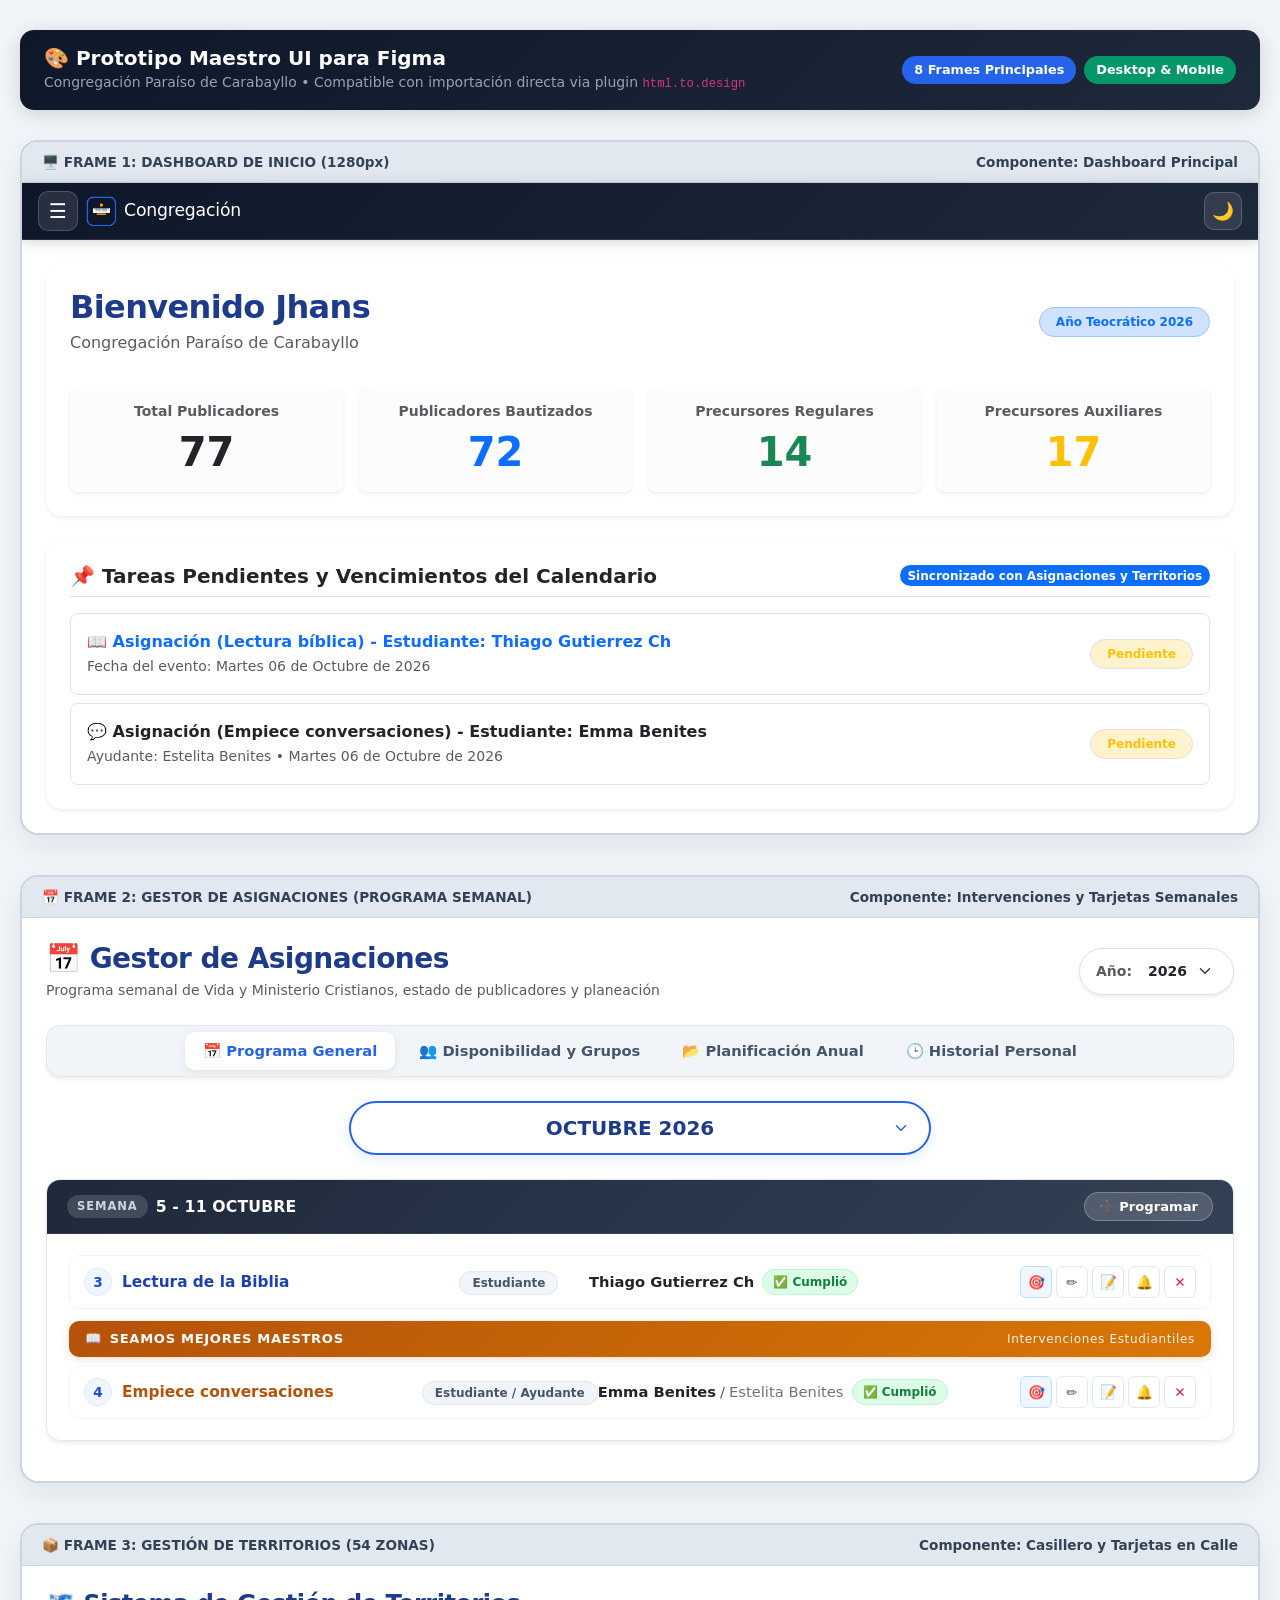
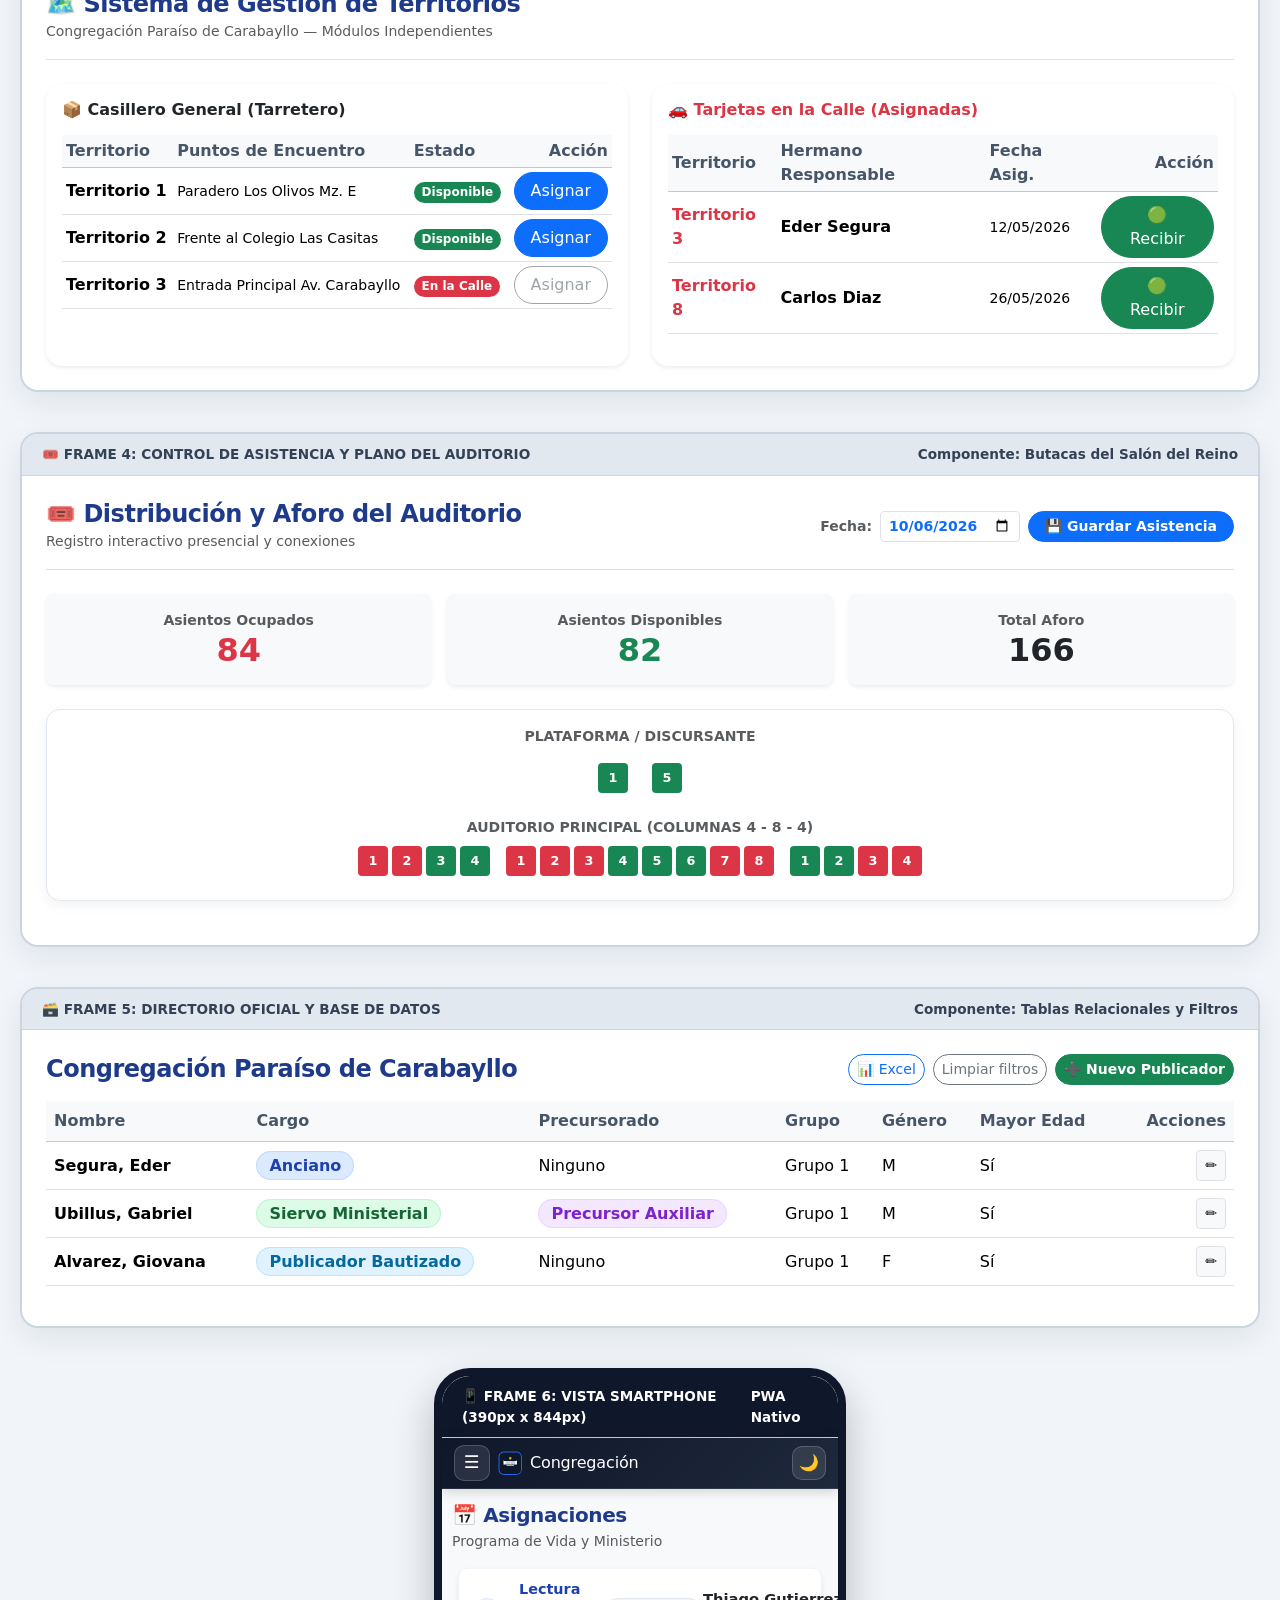
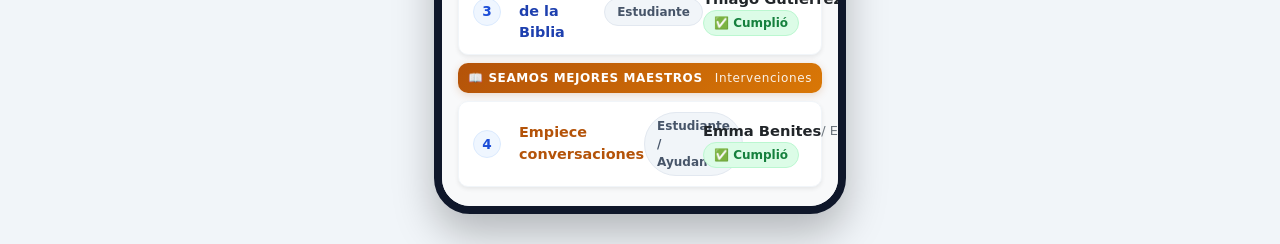
<file: prototipo_figma.html>
<!DOCTYPE html>
<html lang="es">
<head>
    <meta charset="UTF-8">
    <meta name="viewport" content="width=device-width, initial-scale=1.0">
    <title>Prototipo Figma - Gestor Congregación</title>
    <!-- Bootstrap CSS CDN -->
    <link href="https://cdn.jsdelivr.net/npm/bootstrap@5.3.0/dist/css/bootstrap.min.css" rel="stylesheet">
    <style>
        /* CSS BASE DE LA APLICACIÓN */
        /* ==========================================================================
   1. ESTILOS BASE, VARIABLES Y SISTEMA DE DISEÑO
   ========================================================================== */
:root {
    --primary: #2563eb;
    --primary-dark: #1d4ed8;
    --primary-light: #eff6ff;
    --navy-900: #0f172a;
    --navy-800: #1e293b;
    --navy-700: #334155;
    --slate-600: #475569;
    --slate-400: #94a3b8;
    --slate-200: #e2e8f0;
    --slate-100: #f1f5f9;
    --slate-50: #f8fafc;
    --amber-600: #d97706;
    --amber-700: #b45309;
    --emerald-600: #059669;
    --rose-600: #e11d48;
    --radius-sm: 6px;
    --radius-md: 10px;
    --radius-lg: 14px;
    --radius-xl: 18px;
    --radius-full: 9999px;
    --shadow-subtle: 0 1px 3px rgba(0, 0, 0, 0.05);
    --shadow-card: 0 4px 14px rgba(15, 23, 42, 0.06);
    --shadow-hover: 0 8px 24px rgba(15, 23, 42, 0.1);
}

body { 
    background-color: var(--slate-50);
    color: var(--navy-900);
    font-family: 'Segoe UI', system-ui, -apple-system, sans-serif;
    overflow-x: hidden;
    -webkit-font-smoothing: antialiased;
}

.header-title-primary {
    color: #1e3a8a;
    letter-spacing: -0.02em;
}

/* ==========================================================================
   2. BARRA SUPERIOR DE NAVEGACIÓN (APP TOPBAR) Y SIDEBAR
   ========================================================================== */
.app-topbar {
    position: sticky;
    top: 0;
    left: 0;
    right: 0;
    z-index: 1030;
    background: linear-gradient(135deg, var(--navy-900) 0%, var(--navy-800) 100%);
    border-bottom: 1px solid rgba(255, 255, 255, 0.1);
    box-shadow: 0 2px 12px rgba(0, 0, 0, 0.18);
    padding-top: env(safe-area-inset-top, 0px);
}

.topbar-inner {
    max-width: 1400px;
    margin: 0 auto;
    padding: 8px 16px;
    display: flex;
    justify-content: space-between;
    align-items: center;
    height: 56px;
}

.btn-topbar-menu {
    background: rgba(255, 255, 255, 0.1);
    color: #ffffff;
    border: 1px solid rgba(255, 255, 255, 0.18);
    width: 40px;
    height: 40px;
    border-radius: var(--radius-md);
    display: inline-flex;
    align-items: center;
    justify-content: center;
    font-size: 1.25rem;
    line-height: 1;
    cursor: pointer;
    transition: background-color 0.18s ease, transform 0.18s ease;
    user-select: none;
    -webkit-tap-highlight-color: transparent;
}

.btn-topbar-menu:hover,
.btn-topbar-menu:active {
    background: rgba(255, 255, 255, 0.22);
    transform: scale(0.96);
}

.topbar-brand {
    cursor: pointer;
    user-select: none;
    display: flex;
    align-items: center;
    gap: 8px;
    -webkit-tap-highlight-color: transparent;
}

.topbar-title {
    color: #ffffff;
    font-size: 1.08rem;
    letter-spacing: -0.01em;
}

.btn-topbar-action {
    background: rgba(255, 255, 255, 0.1);
    color: #ffffff;
    border: 1px solid rgba(255, 255, 255, 0.18);
    width: 38px;
    height: 38px;
    border-radius: var(--radius-md);
    display: inline-flex;
    align-items: center;
    justify-content: center;
    font-size: 1.1rem;
    cursor: pointer;
    transition: all 0.18s ease;
    user-select: none;
    -webkit-tap-highlight-color: transparent;
}

.btn-topbar-action:hover,
.btn-topbar-action:active {
    background: rgba(255, 255, 255, 0.22);
    transform: scale(0.96);
}

/* Sidebar Drawer - Elevado por encima de todo */
.sidebar-izquierda { 
    position: fixed; 
    top: 0; 
    left: 0; 
    width: 290px; 
    max-width: 85vw;
    height: 100vh; 
    height: 100dvh;
    background-color: var(--navy-900); 
    color: white; 
    transform: translateX(-100%);
    transition: transform 0.24s cubic-bezier(0.25, 1, 0.5, 1);
    will-change: transform;
    z-index: 1070; 
    box-shadow: 8px 0 30px rgba(0, 0, 0, 0.45);
    overflow-y: auto;
    -webkit-overflow-scrolling: touch;
}

.sidebar-izquierda.active { 
    transform: translateX(0);
}

.sidebar-backdrop {
    position: fixed;
    top: 0;
    left: 0;
    width: 100vw;
    height: 100vh;
    background: rgba(15, 23, 42, 0.5);
    z-index: 1060;
    backdrop-filter: blur(3px);
    opacity: 0;
    visibility: hidden;
    transition: opacity 0.22s ease, visibility 0.22s ease;
    pointer-events: none;
}

.sidebar-backdrop.active {
    opacity: 1;
    visibility: visible;
    pointer-events: auto;
}

.contenido-principal { 
    padding: 20px 16px; 
    max-width: 100vw;
    overflow-x: hidden;
}

@media (max-width: 768px) {
    .contenido-principal {
        padding: 12px 6px;
    }
}

/* Banner flotante de instalación PWA */
.banner-pwa-instalacion {
    position: fixed;
    bottom: 24px;
    left: 50%;
    transform: translateX(-50%);
    z-index: 1060;
    background: linear-gradient(135deg, var(--navy-900) 0%, var(--navy-800) 100%);
    border: 1px solid rgba(255, 255, 255, 0.15);
    border-radius: var(--radius-lg);
    padding: 12px 20px;
    box-shadow: 0 12px 36px rgba(0, 0, 0, 0.35);
    display: flex;
    align-items: center;
    justify-content: space-between;
    gap: 20px;
    min-width: 320px;
    max-width: 92vw;
    animation: slideUpFade 0.3s ease;
}

@keyframes slideUpFade {
    from {
        opacity: 0;
        transform: translate(-50%, 20px);
    }
    to {
        opacity: 1;
        transform: translate(-50%, 0);
    }
}

.sidebar-link { 
    display: flex;
    align-items: center;
    gap: 12px;
    padding: 14px 20px; 
    color: #cbd5e1; 
    cursor: pointer; 
    text-decoration: none; 
    font-weight: 500;
    font-size: 0.95rem;
    transition: all 0.18s ease;
    border-left: 3px solid transparent;
}

.sidebar-link:hover { 
    background-color: var(--navy-800);
    color: #ffffff;
    border-left-color: var(--primary);
}

/* ==========================================================================
   3. TABLAS Y ENCABEZADOS DE COLUMNAS
   ========================================================================== */
.table th {
    vertical-align: middle;
    font-weight: 600;
    color: var(--slate-600);
}

.column-header {
    display: flex;
    align-items: center;
    gap: 6px;
    white-space: nowrap;
}

.column-menu {
    display: none;
    margin-top: 6px;
    min-width: 140px;
}

.column-menu.show {
    display: block;
}

.column-toggle {
    border: none;
    background: transparent;
    color: var(--slate-400);
    padding: 0;
    font-size: 0.95rem;
}

.column-toggle:hover {
    color: var(--primary);
}

/* ==========================================================================
   4. ETIQUETAS DE ESTADOS Y PRIVILEGIOS / BADGES
   ========================================================================== */
.badge-anciano {
    background-color: #dbeafe;
    color: #1e40af;
    border: 1px solid #bfdbfe;
    border-radius: var(--radius-full);
    padding: 4px 12px;
    font-weight: 600;
}

.badge-siervo {
    background-color: #dcfce7;
    color: #166534;
    border: 1px solid #bbf7d0;
    border-radius: var(--radius-full);
    padding: 4px 12px;
    font-weight: 600;
}

.badge-publicador-bautizado {
    background-color: #e0f2fe;
    color: #0369a1;
    border: 1px solid #bae6fd;
    border-radius: var(--radius-full);
    padding: 4px 12px;
    font-weight: 600;
}

.badge-publicador-no-bautizado {
    background-color: #fef3c7;
    color: #b45309;
    border: 1px solid #fde68a;
    border-radius: var(--radius-full);
    padding: 4px 12px;
    font-weight: 600;
}

.badge-precursor-auxiliar {
    background-color: #f3e8ff;
    color: #7e22ce;
    border: 1px solid #e9d5ff;
    border-radius: var(--radius-full);
    padding: 4px 12px;
    font-weight: 600;
}

.badge-precursor-regular {
    background-color: #ffedd5;
    color: #c2410c;
    border: 1px solid #fed7aa;
    border-radius: var(--radius-full);
    padding: 4px 12px;
    font-weight: 600;
}

.badge-precursor-ninguno {
    background-color: #f1f5f9;
    color: #64748b;
    border: 1px solid #e2e8f0;
    border-radius: var(--radius-full);
    padding: 4px 12px;
    font-weight: 600;
}

.badge-inactivo {
    background-color: #fee2e2;
    color: #b91c1c;
    border: 1px solid #fecaca;
    border-radius: var(--radius-full);
    padding: 4px 12px;
    font-weight: 600;
}

/* ==========================================================================
   5. BOTONES DE ACCIÓN: EDITAR Y ELIMINAR
   ========================================================================== */
.btn-action {
    border: 1px solid transparent;
    background: rgba(255, 255, 255, 0.85);
    backdrop-filter: blur(4px);
    color: #495057;
    padding: 0.3rem 0.6rem;
    line-height: 1;
    min-width: 2rem;
    border-radius: var(--radius-sm);
    transition: all 0.2s ease;
}

.btn-action:hover {
    transform: translateY(-1px);
    box-shadow: 0 4px 10px rgba(31, 41, 55, 0.08);
}

.btn-edit {
    border-color: #c4b5fd;
    background: #f5f3ff;
    color: #6d28d9;
}
.btn-edit:hover {
    background: #ede9fe;
}

.btn-delete {
    border-color: #fecdd3;
    background: #fff1f2;
    color: #be185d;
}
.btn-delete:hover {
    background: #ffe4e6;
}

.estado-badges {
    display: flex;
    flex-wrap: wrap;
    gap: 6px;
}

/* ==========================================================================
   6. GESTOR DE ASIGNACIONES (PROGRAMA GENERAL Y PLANIFICACIÓN)
   ========================================================================== */
/* Segmented Nav Pills (Con scroll táctil horizontal en móviles) */
.nav-pills { 
    background: #f1f5f9; 
    border-radius: var(--radius-lg); 
    padding: 6px; 
    gap: 6px; 
    border: 1px solid var(--slate-200); 
    display: flex;
    flex-wrap: nowrap;
    overflow-x: auto;
    -webkit-overflow-scrolling: touch;
    scrollbar-width: none;
}

.nav-pills::-webkit-scrollbar {
    display: none;
}

.nav-pills .nav-item {
    flex-shrink: 0;
}

.nav-pills .nav-link { 
    color: var(--slate-600); 
    font-weight: 600; 
    font-size: 0.92rem;
    border-radius: var(--radius-md); 
    padding: 8px 18px; 
    transition: all 0.2s ease;
    border: none;
    white-space: nowrap;
}

.nav-pills .nav-link.active { 
    background-color: #ffffff; 
    color: var(--primary); 
    box-shadow: 0 2px 8px rgba(0, 0, 0, 0.08);
    font-weight: 700;
}

/* Selector Gigante de Mes */
.select-mes-gigante { 
    font-size: 1.25rem; 
    font-weight: 800; 
    color: #1e3a8a; 
    border: 2px solid var(--primary); 
    border-radius: var(--radius-full); 
    text-transform: uppercase; 
    background: #ffffff url("data:image/svg+xml,%3csvg xmlns='http://www.w3.org/2000/svg' viewBox='0 0 16 16'%3e%3cpath fill='none' stroke='%232563eb' stroke-linecap='round' stroke-linejoin='round' stroke-width='2' d='m2 5 6 6 6-6'/%3e%3c/svg%3e") no-repeat right 1.25rem center/16px 12px;
    padding: 10px 45px 10px 25px;
    box-shadow: 0 4px 14px rgba(37, 99, 235, 0.12);
    cursor: pointer;
    transition: all 0.2s ease;
}

.select-mes-gigante:focus {
    outline: none;
    box-shadow: 0 0 0 4px rgba(37, 99, 235, 0.25);
}

/* Tarjeta Semanal */
.card-semana {
    border: 1px solid var(--slate-200);
    border-radius: var(--radius-lg);
    overflow: hidden;
    background: #ffffff;
    box-shadow: var(--shadow-card);
    transition: box-shadow 0.2s ease;
}

.card-semana:hover {
    box-shadow: var(--shadow-hover);
}

/* Cabecera de la Semana */
.semana-header { 
    background: linear-gradient(135deg, var(--navy-800) 0%, var(--navy-700) 100%); 
    color: white; 
    padding: 12px 20px; 
    display: flex; 
    justify-content: space-between; 
    align-items: center; 
    border-bottom: 1px solid rgba(255, 255, 255, 0.08);
}

.semana-header-badge {
    background: rgba(255, 255, 255, 0.15);
    border-radius: var(--radius-full);
    font-size: 0.72rem;
    letter-spacing: 0.08em;
    font-weight: 700;
    padding: 3px 10px;
    color: #cbd5e1;
}

.semana-header-title {
    font-weight: 700;
    font-size: 0.98rem;
    letter-spacing: 0.01em;
}

.btn-add-quick { 
    background: rgba(255, 255, 255, 0.16); 
    backdrop-filter: blur(4px); 
    border: 1px solid rgba(255, 255, 255, 0.25); 
    color: white; 
    border-radius: var(--radius-full); 
    padding: 4px 14px; 
    font-weight: 600; 
    font-size: 0.82rem; 
    transition: all 0.2s ease; 
    cursor: pointer;
}

.btn-add-quick:hover { 
    background: #ffffff; 
    color: var(--navy-900); 
    transform: translateY(-1px);
}

/* Franja Seamos Mejores Maestros */
.franja-maestros { 
    background: linear-gradient(135deg, var(--amber-700) 0%, var(--amber-600) 100%); 
    color: white; 
    border-radius: var(--radius-md); 
    padding: 8px 16px; 
    margin: 12px 6px 8px 6px; 
    font-weight: 700; 
    font-size: 0.82rem; 
    letter-spacing: 0.05em; 
    display: flex; 
    justify-content: space-between; 
    align-items: center; 
    box-shadow: 0 2px 8px rgba(180, 83, 9, 0.2);
}

.franja-sub {
    font-size: 0.75rem;
    font-weight: 500;
    opacity: 0.9;
    text-transform: none;
}

/* Fila de Asignación / Programa */
.fila-programa { 
    display: flex; 
    align-items: center; 
    padding: 10px 14px; 
    margin: 5px 6px; 
    border-radius: var(--radius-md); 
    background: #ffffff; 
    border: 1px solid var(--slate-100); 
    transition: all 0.18s ease; 
}

.fila-programa:hover { 
    background: var(--slate-50); 
    border-color: #cbd5e1; 
    box-shadow: 0 2px 8px rgba(0, 0, 0, 0.04); 
    transform: translateX(3px);
}

.badge-numero-parte {
    display: inline-flex;
    align-items: center;
    justify-content: center;
    width: 28px;
    height: 28px;
    border-radius: 50%;
    background: #eff6ff;
    color: var(--primary-dark);
    font-weight: 800;
    font-size: 0.85rem;
    margin-right: 10px;
    flex-shrink: 0;
    border: 1px solid #dbeafe;
}

.prog-numero-tipo {
    display: flex;
    align-items: center;
    flex: 1.2;
    min-width: 230px;
}

.prog-titulo { 
    font-size: 0.96rem; 
}

.prog-rol { 
    min-width: 160px; 
    text-align: center; 
}

.badge-rol-pill {
    background: #f1f5f9;
    color: var(--slate-600);
    border: 1px solid var(--slate-200);
    border-radius: var(--radius-full);
    padding: 4px 12px;
    font-size: 0.75rem;
    font-weight: 600;
}

.prog-nombres { 
    flex: 1.5; 
    font-size: 0.92rem; 
    min-width: 260px; 
    display: flex; 
    align-items: center; 
    flex-wrap: wrap; 
}

.badge-estado-cumplio {
    background: #dcfce7;
    color: #15803d;
    border-radius: var(--radius-full);
    padding: 3px 10px;
    font-size: 0.75rem;
    font-weight: 600;
    border: 1px solid #bbf7d0;
}

.badge-estado-fallo {
    background: #fee2e2;
    color: #b91c1c;
    border-radius: var(--radius-full);
    padding: 3px 10px;
    font-size: 0.75rem;
    font-weight: 600;
    border: 1px solid #fecaca;
}

.badge-estado-pendiente {
    background: #fef3c7;
    color: #b45309;
    border-radius: var(--radius-full);
    padding: 3px 10px;
    font-size: 0.75rem;
    font-weight: 600;
    border: 1px solid #fde68a;
}

.prog-acciones {
    display: flex;
    gap: 4px;
    align-items: center;
}

.btn-icon-action {
    border: 1px solid var(--slate-200);
    background: #ffffff;
    color: var(--slate-600);
    width: 32px;
    height: 32px;
    border-radius: var(--radius-sm);
    display: inline-flex;
    align-items: center;
    justify-content: center;
    font-size: 0.85rem;
    transition: all 0.15s ease;
    cursor: pointer;
}

.btn-icon-action:hover {
    background: var(--slate-100);
    border-color: #cbd5e1;
    transform: translateY(-1px);
}

.btn-cumplimiento {
    border-color: #bfdbfe;
    background: #eff6ff;
    color: #1d4ed8;
}
.btn-cumplimiento:hover {
    background: #dbeafe;
}

.btn-delete-asig {
    color: var(--rose-600);
}
.btn-delete-asig:hover {
    background: #fff1f2;
    border-color: #fecdd3;
}

/* Tarjeta vacía de semana */
.empty-semana-card {
    border: 2px dashed #cbd5e1;
    border-radius: var(--radius-md);
    background: var(--slate-50);
}

.empty-semana-icon {
    font-size: 2rem;
    opacity: 0.7;
}

.texto-azul { color: #1e40af; font-weight: 700; }
.texto-dorado { color: #b45309; font-weight: 700; }

/* Planificación y Grupos */
.card-grupo, .card-planif {
    border: 1px solid var(--slate-200);
    border-radius: var(--radius-lg);
    box-shadow: var(--shadow-card);
}

.bg-slate-navy {
    background: linear-gradient(135deg, var(--navy-900) 0%, var(--navy-800) 100%) !important;
}

.bg-gradient-navy {
    background: linear-gradient(135deg, var(--navy-800) 0%, var(--navy-700) 100%) !important;
}

.table-header-navy {
    background: var(--navy-800);
    color: #ffffff;
}

/* ==========================================================================
   MÓDULO DE ASIGNACIONES: RESPONSIVIDAD Y FORMATO TARJETA MÓVIL
   ========================================================================== */
@media (max-width: 768px) {
    .fila-programa {
        flex-direction: column;
        align-items: stretch;
        gap: 8px;
        padding: 12px 10px;
        margin: 8px 0;
        border-radius: var(--radius-md);
        box-shadow: 0 2px 6px rgba(15, 23, 42, 0.04);
        border: 1px solid var(--slate-200);
    }

    .fila-programa:hover {
        transform: none;
    }

    .prog-numero-tipo {
        min-width: 100%;
        width: 100%;
        display: flex;
        justify-content: space-between;
        align-items: center;
    }

    .prog-rol {
        min-width: auto;
        text-align: left;
    }

    .prog-nombres {
        min-width: 100%;
        width: 100%;
        padding: 8px 0;
        display: flex;
        flex-direction: column;
        align-items: flex-start;
        gap: 6px;
        border-top: 1px solid var(--slate-100);
        border-bottom: 1px solid var(--slate-100);
    }

    .prog-acciones {
        width: 100%;
        justify-content: flex-end;
        gap: 8px;
        padding-top: 4px;
        margin-left: 0 !important;
    }

    .btn-icon-action {
        width: 38px;
        height: 38px;
        font-size: 1.05rem;
        border-radius: var(--radius-md);
    }

    .select-mes-gigante {
        font-size: 1rem;
        padding: 8px 36px 8px 16px;
    }

    .semana-header {
        padding: 10px 14px;
        flex-direction: column;
        align-items: flex-start;
        gap: 8px;
    }

    .semana-header > div {
        width: 100%;
        justify-content: space-between;
    }

    .semana-header .btn-add-quick {
        align-self: flex-end;
    }
}

/* ==========================================================================
   MÓDULO DE ASISTENCIA: SCROLL TÁCTIL HORIZONTAL Y ASIENTOS ADAPTABLES
   ========================================================================== */
.mapa-scroll-wrapper {
    width: 100%;
    overflow-x: auto;
    -webkit-overflow-scrolling: touch;
    touch-action: pan-x pan-y;
    border-radius: var(--radius-lg);
    background: #ffffff;
    border: 1px solid var(--slate-200);
    padding: 16px 12px;
    box-shadow: var(--shadow-card);
    margin-bottom: 20px;
}

.mapa-scroll-hint {
    background: #eff6ff;
    color: var(--primary-dark);
    border: 1px dashed #bfdbfe;
    font-size: 0.8rem;
    font-weight: 600;
}

.mapa-scroll-inner {
    min-width: 620px;
    width: max-content;
    margin: 0 auto;
}

.btn-asiento {
    width: 30px;
    height: 30px;
    padding: 0;
    border-radius: 4px;
    font-size: 0.8rem;
    font-weight: 700;
    display: inline-flex;
    align-items: center;
    justify-content: center;
    transition: transform 0.12s ease;
    user-select: none;
    -webkit-tap-highlight-color: transparent;
}

.btn-asiento:active {
    transform: scale(0.9);
}

@media (max-width: 576px) {
    .mapa-scroll-inner {
        min-width: 540px;
    }
    
    .btn-asiento {
        width: 26px !important;
        height: 26px !important;
        font-size: 0.72rem !important;
    }

    .col-asiento-wrapper {
        width: 28px !important;
    }
}

/* Tablas con scroll táctil suave */
.table-responsive {
    -webkit-overflow-scrolling: touch;
    overscroll-behavior-x: contain;
}

/* ==========================================================================
   7. COMPONENTES VISUALES AUXILIARES (Ajustes, Métricas, Toasts)
   ========================================================================== */
#toast-copiado { 
    position: fixed; 
    top: 20px; 
    right: 20px; 
    z-index: 1060; 
    display: none; 
    background: #059669; 
    color: white; 
    padding: 12px 22px; 
    border-radius: var(--radius-full); 
    box-shadow: 0 8px 24px rgba(5, 150, 105, 0.25); 
    font-weight: 600;
    font-size: 0.95rem;
}

.badge-db-status {
    background: #ecfdf5;
    color: #047857;
    border: 1px solid #a7f3d0;
    border-radius: var(--radius-full);
    padding: 6px 14px;
    font-weight: 600;
    font-size: 0.8rem;
}

.card-stat-ajustes {
    border: 1px solid var(--slate-200);
    border-radius: var(--radius-lg);
    background: #ffffff;
    transition: transform 0.2s ease;
}

.card-stat-ajustes:hover {
    transform: translateY(-2px);
    box-shadow: var(--shadow-hover);
}

.card-ajustes-panel {
    border: 1px solid var(--slate-200);
    border-radius: var(--radius-lg);
    background: #ffffff;
}

/* ==========================================================================
   8. TABLA DE GRUPOS Y ESTADOS DE INFORME
   ========================================================================== */
.tabla-grupos th { 
    background-color: var(--slate-100); 
    color: var(--slate-600); 
}

.estado-btn { 
    cursor: pointer; 
    border: none; 
    font-size: 1rem; 
    width: 32px; 
    height: 32px; 
    border-radius: var(--radius-sm); 
    display: inline-flex; 
    align-items: center; 
    justify-content: center; 
    font-weight: bold; 
    transition: 0.2s; 
}

.bg-estado-ok { background-color: #dcfce7; color: #15803d; border: 1px solid #bbf7d0; }
.bg-estado-menor { background-color: #fef3c7; color: #b45309; border: 1px solid #fde68a; }
.bg-estado-no { background-color: #fee2e2; color: #b91c1c; border: 1px solid #fecaca; }

.badge-estado-libre { color: #15803d; font-weight: 600; background: transparent; }
.badge-estado-asignado { color: #2563eb; font-weight: 600; background: transparent; }
.badge-estado-alerta { color: #e11d48; font-weight: bold; background: transparent; }
.badge-estado-normal { color: #64748b; font-weight: 500; background: transparent; }

tr.fila-alerta-60 {
    background-color: #fff1f2 !important;
}

/* ==========================================================================
   9. ESTILOS GLOBALES PARA EL MODO OSCURO
   ========================================================================== */
body.modo-oscuro {
    background-color: #0b0f19 !important;
    color: #f1f5f9 !important;
}

body.modo-oscuro .header-title-primary {
    color: #60a5fa !important;
}

body.modo-oscuro .card {
    background-color: #151e2e !important;
    color: #f1f5f9 !important;
    border-color: #243046 !important;
}

body.modo-oscuro .bg-light,
body.modo-oscuro .bg-white,
body.modo-oscuro .bg-light-subtle {
    background-color: #151e2e !important;
    color: #f1f5f9 !important;
}

body.modo-oscuro .text-dark {
    color: #f8fafc !important;
}

body.modo-oscuro .text-muted {
    color: #94a3b8 !important;
}

body.modo-oscuro .table {
    color: #f1f5f9 !important;
    background-color: #151e2e !important;
}

body.modo-oscuro thead.table-light th,
body.modo-oscuro .table-light {
    background-color: #1e293b !important;
    color: #e2e8f0 !important;
    border-color: #243046 !important;
}

body.modo-oscuro .modal-content {
    background-color: #151e2e !important;
    color: #f1f5f9 !important;
    border-color: #243046 !important;
}

body.modo-oscuro .modal-header,
body.modo-oscuro .modal-footer {
    border-color: #243046 !important;
}

body.modo-oscuro .form-control,
body.modo-oscuro .form-select {
    background-color: #0b0f19 !important;
    color: #f1f5f9 !important;
    border-color: #243046 !important;
}

body.modo-oscuro .form-control:focus,
body.modo-oscuro .form-select:focus {
    background-color: #111827 !important;
    color: #ffffff !important;
    border-color: #3b82f6 !important;
}

body.modo-oscuro .list-group-item {
    background-color: #151e2e !important;
    color: #f1f5f9 !important;
    border-color: #243046 !important;
}

body.modo-oscuro .card-semana {
    background-color: #151e2e !important;
    border-color: #243046 !important;
}

body.modo-oscuro .fila-programa {
    background-color: #151e2e !important;
    color: #f1f5f9 !important;
    border-color: #243046 !important;
}

body.modo-oscuro .fila-programa:hover {
    background-color: #1e293b !important;
}

body.modo-oscuro .prog-nombres {
    color: #f1f5f9 !important;
}

body.modo-oscuro .badge-rol-pill {
    background-color: #1e293b !important;
    color: #94a3b8 !important;
    border-color: #334155 !important;
}

body.modo-oscuro .badge-numero-parte {
    background-color: #1e293b !important;
    color: #60a5fa !important;
    border-color: #334155 !important;
}

body.modo-oscuro .select-mes-gigante {
    background-color: #0b0f19 !important;
    color: #60a5fa !important;
    border-color: #3b82f6 !important;
}

body.modo-oscuro .nav-pills {
    background-color: #0b0f19 !important;
    border-color: #243046 !important;
}

body.modo-oscuro .nav-pills .nav-link {
    color: #94a3b8;
}

body.modo-oscuro .nav-pills .nav-link.active {
    background-color: #1e293b !important;
    color: #60a5fa !important;
}

body.modo-oscuro .btn-icon-action {
    background-color: #1e293b !important;
    color: #cbd5e1 !important;
    border-color: #334155 !important;
}

body.modo-oscuro .btn-icon-action:hover {
    background-color: #334155 !important;
}

body.modo-oscuro .empty-semana-card {
    background-color: #0b0f19 !important;
    border-color: #334155 !important;
}

body.modo-oscuro .card-stat-ajustes,
body.modo-oscuro .card-ajustes-panel {
    background-color: #151e2e !important;
    border-color: #243046 !important;
}

body.modo-oscuro .badge-db-status {
    background: #064e3b !important;
    color: #6ee7b7 !important;
    border-color: #047857 !important;
}

body.modo-oscuro tr.fila-alerta-60 {
    background-color: #450a0a !important;
}

body.modo-oscuro .app-topbar {
    background: linear-gradient(135deg, #0b0f19 0%, #151e2e 100%) !important;
    border-color: #243046 !important;
}

body.modo-oscuro .btn-topbar-menu,
body.modo-oscuro .btn-topbar-action {
    background: rgba(255, 255, 255, 0.08) !important;
    border-color: #243046 !important;
    color: #f1f5f9 !important;
}

body.modo-oscuro .mapa-scroll-wrapper {
    background-color: #151e2e !important;
    border-color: #243046 !important;
}

body.modo-oscuro .mapa-scroll-hint {
    background: #1e293b !important;
    color: #93c5fd !important;
    border-color: #334155 !important;
}

body.modo-oscuro .banner-pwa-instalacion {
    background: linear-gradient(135deg, #151e2e 0%, #1e293b 100%) !important;
    border-color: #243046 !important;
}

        /* ESTILOS DE LIENZO Y PRESENTACIÓN PARA FIGMA */
        body {
            background-color: #f1f5f9;
            padding: 30px 20px;
        }
        .figma-toolbar {
            background: linear-gradient(135deg, #0f172a 0%, #1e293b 100%);
            color: white;
            border-radius: 14px;
            padding: 16px 24px;
            margin-bottom: 30px;
            box-shadow: 0 4px 20px rgba(0,0,0,0.15);
            display: flex;
            justify-content: space-between;
            align-items: center;
            flex-wrap: wrap;
            gap: 12px;
        }
        .figma-toolbar h2 {
            font-size: 1.25rem;
            margin: 0;
            font-weight: 800;
        }
        .figma-tag {
            background: #2563eb;
            color: white;
            padding: 4px 12px;
            border-radius: 999px;
            font-size: 0.8rem;
            font-weight: 700;
        }
        .figma-canvas {
            display: flex;
            flex-direction: column;
            gap: 40px;
        }
        .figma-frame {
            background: #ffffff;
            border-radius: 18px;
            border: 2px solid #cbd5e1;
            box-shadow: 0 10px 30px rgba(15,23,42,0.08);
            overflow: hidden;
            position: relative;
        }
        .figma-frame-header {
            background: #e2e8f0;
            border-bottom: 1px solid #cbd5e1;
            padding: 10px 20px;
            display: flex;
            justify-content: space-between;
            align-items: center;
            font-size: 0.85rem;
            font-weight: 700;
            color: #334155;
        }
        .figma-frame-body {
            padding: 24px;
        }
        .figma-frame-mobile {
            max-width: 412px;
            margin: 0 auto;
            border-radius: 36px;
            border: 8px solid #0f172a;
            box-shadow: 0 20px 40px rgba(0,0,0,0.25);
        }
        .figma-frame-mobile .figma-frame-body {
            padding: 14px 10px;
        }
    </style>
</head>
<body>

    <!-- BARRA GUÍA PARA FIGMA -->
    <div class="figma-toolbar">
        <div>
            <h2>🎨 Prototipo Maestro UI para Figma</h2>
            <small style="color: #94a3b8;">Congregación Paraíso de Carabayllo • Compatible con importación directa via plugin <code>html.to.design</code></small>
        </div>
        <div class="d-flex align-items-center gap-2">
            <span class="figma-tag">8 Frames Principales</span>
            <span class="figma-tag" style="background: #059669;">Desktop & Mobile</span>
        </div>
    </div>

    <div class="figma-canvas">

        <!-- FRAME 1: DASHBOARD INICIO -->
        <div class="figma-frame" id="frame-inicio">
            <div class="figma-frame-header">
                <span>🖥️ FRAME 1: DASHBOARD DE INICIO (1280px)</span>
                <span>Componente: Dashboard Principal</span>
            </div>
            <!-- Topbar -->
            <header class="app-topbar">
                <div class="topbar-inner">
                    <div class="d-flex align-items-center gap-2">
                        <button class="btn-topbar-menu"><span class="btn-menu-icon">☰</span></button>
                        <div class="topbar-brand">
                            <img src="icons/favicon-48.png" width="30" height="30" class="rounded">
                            <span class="topbar-title">Congregación</span>
                        </div>
                    </div>
                    <button class="btn-topbar-action"><span>🌙</span></button>
                </div>
            </header>
            <div class="figma-frame-body">
                <div class="card shadow-sm p-4 bg-white mb-4 border-0 rounded-4">
                    <div class="d-flex justify-content-between align-items-center flex-wrap">
                        <div>
                            <h2 class="fw-bold mb-1 header-title-primary">Bienvenido Jhans</h2>
                            <p class="text-muted mb-0">Congregación Paraíso de Carabayllo</p>
                        </div>
                        <span class="badge bg-primary-subtle text-primary border border-primary-subtle px-3 py-2 rounded-pill fw-bold">Año Teocrático 2026</span>
                    </div>
                    <div class="row g-3 mt-3">
                        <div class="col-md-3">
                            <div class="card border-0 shadow-sm p-3 text-center bg-light-subtle rounded-3">
                                <h6 class="text-muted small fw-bold">Total Publicadores</h6>
                                <div class="display-6 fw-bold text-dark">77</div>
                            </div>
                        </div>
                        <div class="col-md-3">
                            <div class="card border-0 shadow-sm p-3 text-center bg-light-subtle rounded-3">
                                <h6 class="text-muted small fw-bold">Publicadores Bautizados</h6>
                                <div class="display-6 fw-bold text-primary">72</div>
                            </div>
                        </div>
                        <div class="col-md-3">
                            <div class="card border-0 shadow-sm p-3 text-center bg-light-subtle rounded-3">
                                <h6 class="text-muted small fw-bold">Precursores Regulares</h6>
                                <div class="display-6 fw-bold text-success">14</div>
                            </div>
                        </div>
                        <div class="col-md-3">
                            <div class="card border-0 shadow-sm p-3 text-center bg-light-subtle rounded-3">
                                <h6 class="text-muted small fw-bold">Precursores Auxiliares</h6>
                                <div class="display-6 fw-bold text-warning">17</div>
                            </div>
                        </div>
                    </div>
                </div>

                <!-- Tareas Pendientes -->
                <div class="card shadow-sm p-4 bg-white border-0 rounded-4">
                    <div class="d-flex justify-content-between align-items-center mb-3 border-bottom pb-2">
                        <h5 class="fw-bold text-dark m-0">📌 Tareas Pendientes y Vencimientos del Calendario</h5>
                        <span class="badge bg-primary rounded-pill">Sincronizado con Asignaciones y Territorios</span>
                    </div>
                    <ul class="list-group list-group-flush gap-2">
                        <li class="list-group-item d-flex justify-content-between align-items-center rounded-3 border p-3">
                            <div>
                                <strong class="d-block text-primary">📖 Asignación (Lectura bíblica) - Estudiante: Thiago Gutierrez Ch</strong>
                                <small class="text-muted">Fecha del evento: Martes 06 de Octubre de 2026</small>
                            </div>
                            <span class="badge bg-warning-subtle text-warning border px-3 py-2 rounded-pill">Pendiente</span>
                        </li>
                        <li class="list-group-item d-flex justify-content-between align-items-center rounded-3 border p-3">
                            <div>
                                <strong class="d-block text-dark">💬 Asignación (Empiece conversaciones) - Estudiante: Emma Benites</strong>
                                <small class="text-muted">Ayudante: Estelita Benites • Martes 06 de Octubre de 2026</small>
                            </div>
                            <span class="badge bg-warning-subtle text-warning border px-3 py-2 rounded-pill">Pendiente</span>
                        </li>
                    </ul>
                </div>
            </div>
        </div>

        <!-- FRAME 2: ASIGNACIONES (PROGRAMA GENERAL) -->
        <div class="figma-frame" id="frame-asignaciones">
            <div class="figma-frame-header">
                <span>📅 FRAME 2: GESTOR DE ASIGNACIONES (PROGRAMA SEMANAL)</span>
                <span>Componente: Intervenciones y Tarjetas Semanales</span>
            </div>
            <div class="figma-frame-body">
                <div class="d-flex justify-content-between align-items-center mb-4 flex-wrap gap-2">
                    <div>
                        <h3 class="mb-1 fw-bold header-title-primary">📅 Gestor de Asignaciones</h3>
                        <p class="text-muted small mb-0">Programa semanal de Vida y Ministerio Cristianos, estado de publicadores y planeación</p>
                    </div>
                    <div class="d-flex align-items-center gap-2 bg-white p-2 rounded-pill shadow-sm border">
                        <label class="fw-bold text-muted mb-0 ps-2 small">Año:</label>
                        <select class="form-select form-select-sm fw-bold border-0 bg-transparent" style="width: 85px;"><option>2026</option></select>
                    </div>
                </div>

                <!-- Nav Pills -->
                <ul class="nav nav-pills justify-content-center mb-4 shadow-sm">
                    <li class="nav-item"><button class="nav-link active">📅 Programa General</button></li>
                    <li class="nav-item"><button class="nav-link">👥 Disponibilidad y Grupos</button></li>
                    <li class="nav-item"><button class="nav-link">📂 Planificación Anual</button></li>
                    <li class="nav-item"><button class="nav-link">🕒 Historial Personal</button></li>
                </ul>

                <!-- Selector de Mes -->
                <div class="row justify-content-center mb-4">
                    <div class="col-md-6 text-center">
                        <select class="form-select select-mes-gigante text-center">
                            <option>OCTUBRE 2026</option>
                        </select>
                    </div>
                </div>

                <!-- Tarjeta Semanal -->
                <div class="card card-semana mb-3 shadow-sm">
                    <div class="semana-header">
                        <div class="d-flex align-items-center gap-2">
                            <span class="semana-header-badge">SEMANA</span>
                            <span class="semana-header-title">5 - 11 OCTUBRE</span>
                        </div>
                        <button class="btn-add-quick">➕ Programar</button>
                    </div>
                    <div class="card-body p-3">
                        <!-- Fila 1 -->
                        <div class="fila-programa">
                            <div class="prog-numero-tipo">
                                <span class="badge-numero-parte">3</span>
                                <div class="prog-titulo"><span class="texto-azul">Lectura de la Biblia</span></div>
                            </div>
                            <div class="prog-rol"><span class="badge-rol-pill">Estudiante</span></div>
                            <div class="prog-nombres">
                                <span class="fw-semibold text-dark">Thiago Gutierrez Ch</span>
                                <span class="ms-2 badge-estado-cumplio">✅ Cumplió</span>
                            </div>
                            <div class="prog-acciones ms-auto">
                                <button class="btn-icon-action btn-cumplimiento">🎯</button>
                                <button class="btn-icon-action">✏️</button>
                                <button class="btn-icon-action">📝</button>
                                <button class="btn-icon-action">🔔</button>
                                <button class="btn-icon-action btn-delete-asig">✕</button>
                            </div>
                        </div>

                        <!-- Franja Seamos Maestros -->
                        <div class="franja-maestros">
                            <span class="d-flex align-items-center gap-2"><span>📖</span> SEAMOS MEJORES MAESTROS</span>
                            <span class="franja-sub">Intervenciones Estudiantiles</span>
                        </div>

                        <!-- Fila 2 -->
                        <div class="fila-programa">
                            <div class="prog-numero-tipo">
                                <span class="badge-numero-parte">4</span>
                                <div class="prog-titulo"><span class="texto-dorado">Empiece conversaciones</span></div>
                            </div>
                            <div class="prog-rol"><span class="badge-rol-pill">Estudiante / Ayudante</span></div>
                            <div class="prog-nombres">
                                <span class="fw-semibold text-dark">Emma Benites</span> <span class="text-muted mx-1">/</span> <span class="text-secondary">Estelita Benites</span>
                                <span class="ms-2 badge-estado-cumplio">✅ Cumplió</span>
                            </div>
                            <div class="prog-acciones ms-auto">
                                <button class="btn-icon-action btn-cumplimiento">🎯</button>
                                <button class="btn-icon-action">✏️</button>
                                <button class="btn-icon-action">📝</button>
                                <button class="btn-icon-action">🔔</button>
                                <button class="btn-icon-action btn-delete-asig">✕</button>
                            </div>
                        </div>
                    </div>
                </div>
            </div>
        </div>

        <!-- FRAME 3: TERRITORIOS -->
        <div class="figma-frame" id="frame-territorios">
            <div class="figma-frame-header">
                <span>📦 FRAME 3: GESTIÓN DE TERRITORIOS (54 ZONAS)</span>
                <span>Componente: Casillero y Tarjetas en Calle</span>
            </div>
            <div class="figma-frame-body">
                <div class="border-bottom pb-3 mb-4">
                    <h4 class="fw-bold header-title-primary m-0">🗺️ Sistema de Gestión de Territorios</h4>
                    <small class="text-muted">Congregación Paraíso de Carabayllo — Módulos Independientes</small>
                </div>

                <div class="row g-4">
                    <!-- Casillero General -->
                    <div class="col-lg-6">
                        <div class="card p-3 shadow-sm border-0 rounded-4 h-100">
                            <h6 class="fw-bold text-dark mb-3">📦 Casillero General (Tarretero)</h6>
                            <div class="table-responsive">
                                <table class="table table-hover align-middle table-sm">
                                    <thead class="table-light">
                                        <tr><th>Territorio</th><th>Puntos de Encuentro</th><th>Estado</th><th class="text-end">Acción</th></tr>
                                    </thead>
                                    <tbody>
                                        <tr>
                                            <td class="fw-bold">Territorio 1</td>
                                            <td class="small">Paradero Los Olivos Mz. E</td>
                                            <td><span class="badge bg-success rounded-pill">Disponible</span></td>
                                            <td class="text-end"><button class="btn btn-xs btn-primary rounded-pill px-3">Asignar</button></td>
                                        </tr>
                                        <tr>
                                            <td class="fw-bold">Territorio 2</td>
                                            <td class="small">Frente al Colegio Las Casitas</td>
                                            <td><span class="badge bg-success rounded-pill">Disponible</span></td>
                                            <td class="text-end"><button class="btn btn-xs btn-primary rounded-pill px-3">Asignar</button></td>
                                        </tr>
                                        <tr>
                                            <td class="fw-bold">Territorio 3</td>
                                            <td class="small">Entrada Principal Av. Carabayllo</td>
                                            <td><span class="badge bg-danger rounded-pill">En la Calle</span></td>
                                            <td class="text-end"><button class="btn btn-xs btn-outline-secondary rounded-pill px-3" disabled>Asignar</button></td>
                                        </tr>
                                    </tbody>
                                </table>
                            </div>
                        </div>
                    </div>

                    <!-- Tarjetas en la Calle -->
                    <div class="col-lg-6">
                        <div class="card p-3 shadow-sm border-0 rounded-4 h-100">
                            <h6 class="fw-bold text-danger mb-3">🚗 Tarjetas en la Calle (Asignadas)</h6>
                            <div class="table-responsive">
                                <table class="table table-hover align-middle table-sm">
                                    <thead class="table-light">
                                        <tr><th>Territorio</th><th>Hermano Responsable</th><th>Fecha Asig.</th><th class="text-end">Acción</th></tr>
                                    </thead>
                                    <tbody>
                                        <tr>
                                            <td class="fw-bold text-danger">Territorio 3</td>
                                            <td class="fw-semibold">Eder Segura</td>
                                            <td class="small">12/05/2026</td>
                                            <td class="text-end"><button class="btn btn-xs btn-success rounded-pill px-3">🟢 Recibir</button></td>
                                        </tr>
                                        <tr>
                                            <td class="fw-bold text-danger">Territorio 8</td>
                                            <td class="fw-semibold">Carlos Diaz</td>
                                            <td class="small">26/05/2026</td>
                                            <td class="text-end"><button class="btn btn-xs btn-success rounded-pill px-3">🟢 Recibir</button></td>
                                        </tr>
                                    </tbody>
                                </table>
                            </div>
                        </div>
                    </div>
                </div>
            </div>
        </div>

        <!-- FRAME 4: CONTROL DE ASISTENCIA -->
        <div class="figma-frame" id="frame-asistencia">
            <div class="figma-frame-header">
                <span>🎟️ FRAME 4: CONTROL DE ASISTENCIA Y PLANO DEL AUDITORIO</span>
                <span>Componente: Butacas del Salón del Reino</span>
            </div>
            <div class="figma-frame-body">
                <div class="border-bottom pb-3 mb-4 d-flex justify-content-between align-items-center flex-wrap gap-2">
                    <div>
                        <h4 class="fw-bold header-title-primary m-0">🎟️ Distribución y Aforo del Auditorio</h4>
                        <small class="text-muted">Registro interactivo presencial y conexiones</small>
                    </div>
                    <div class="d-flex align-items-center gap-2">
                        <label class="fw-bold text-muted small mb-0">Fecha:</label>
                        <input type="date" class="form-control form-control-sm fw-bold text-primary" value="2026-10-06" style="width: 140px;">
                        <button class="btn btn-primary btn-sm rounded-pill fw-bold px-3">💾 Guardar Asistencia</button>
                    </div>
                </div>

                <div class="row g-3 mb-4 text-center">
                    <div class="col-md-4"><div class="card bg-light p-3 border-0 shadow-sm rounded-3"><span class="text-muted small fw-bold">Asientos Ocupados</span><h2 class="fw-bold text-danger mb-0">84</h2></div></div>
                    <div class="col-md-4"><div class="card bg-light p-3 border-0 shadow-sm rounded-3"><span class="text-muted small fw-bold">Asientos Disponibles</span><h2 class="fw-bold text-success mb-0">82</h2></div></div>
                    <div class="col-md-4"><div class="card bg-light p-3 border-0 shadow-sm rounded-3"><span class="text-muted small fw-bold">Total Aforo</span><h2 class="fw-bold text-dark mb-0">166</h2></div></div>
                </div>

                <!-- Mapa Container -->
                <div class="mapa-scroll-wrapper">
                    <div class="mapa-scroll-inner text-center">
                        <span class="small fw-bold text-muted d-block mb-3">PLATAFORMA / DISCURSANTE</span>
                        <div class="d-flex justify-content-center gap-4 mb-4">
                            <button class="btn btn-sm btn-asiento bg-success text-white">1</button>
                            <button class="btn btn-sm btn-asiento bg-success text-white">5</button>
                        </div>
                        <span class="small fw-bold text-muted d-block mb-2">AUDITORIO PRINCIPAL (COLUMNAS 4 - 8 - 4)</span>
                        <!-- Fila muestra -->
                        <div class="d-flex justify-content-center gap-3 mb-2">
                            <div class="d-flex gap-1">
                                <button class="btn btn-sm btn-asiento bg-danger text-white">1</button>
                                <button class="btn btn-sm btn-asiento bg-danger text-white">2</button>
                                <button class="btn btn-sm btn-asiento bg-success text-white">3</button>
                                <button class="btn btn-sm btn-asiento bg-success text-white">4</button>
                            </div>
                            <div class="d-flex gap-1">
                                <button class="btn btn-sm btn-asiento bg-danger text-white">1</button>
                                <button class="btn btn-sm btn-asiento bg-danger text-white">2</button>
                                <button class="btn btn-sm btn-asiento bg-danger text-white">3</button>
                                <button class="btn btn-sm btn-asiento bg-success text-white">4</button>
                                <button class="btn btn-sm btn-asiento bg-success text-white">5</button>
                                <button class="btn btn-sm btn-asiento bg-success text-white">6</button>
                                <button class="btn btn-sm btn-asiento bg-danger text-white">7</button>
                                <button class="btn btn-sm btn-asiento bg-danger text-white">8</button>
                            </div>
                            <div class="d-flex gap-1">
                                <button class="btn btn-sm btn-asiento bg-success text-white">1</button>
                                <button class="btn btn-sm btn-asiento bg-success text-white">2</button>
                                <button class="btn btn-sm btn-asiento bg-danger text-white">3</button>
                                <button class="btn btn-sm btn-asiento bg-danger text-white">4</button>
                            </div>
                        </div>
                    </div>
                </div>
            </div>
        </div>

        <!-- FRAME 5: DIRECTORIO DE HERMANOS -->
        <div class="figma-frame" id="frame-hermanos">
            <div class="figma-frame-header">
                <span>🗃️ FRAME 5: DIRECTORIO OFICIAL Y BASE DE DATOS</span>
                <span>Componente: Tablas Relacionales y Filtros</span>
            </div>
            <div class="figma-frame-body">
                <div class="d-flex justify-content-between align-items-center mb-3">
                    <h4 class="fw-bold header-title-primary m-0">Congregación Paraíso de Carabayllo</h4>
                    <div class="d-flex gap-2">
                        <button class="btn btn-sm btn-outline-primary rounded-pill">📊 Excel</button>
                        <button class="btn btn-sm btn-outline-secondary rounded-pill">Limpiar filtros</button>
                        <button class="btn btn-sm btn-success rounded-pill fw-bold">➕ Nuevo Publicador</button>
                    </div>
                </div>
                <div class="table-responsive">
                    <table class="table table-hover align-middle">
                        <thead class="table-light">
                            <tr>
                                <th>Nombre</th><th>Cargo</th><th>Precursorado</th><th>Grupo</th><th>Género</th><th>Mayor Edad</th><th class="text-end">Acciones</th>
                            </tr>
                        </thead>
                        <tbody>
                            <tr>
                                <td class="fw-bold">Segura, Eder</td>
                                <td><span class="badge-anciano">Anciano</span></td>
                                <td><span class="badge-ninguno">Ninguno</span></td>
                                <td>Grupo 1</td><td>M</td><td>Sí</td>
                                <td class="text-end"><button class="btn btn-sm btn-light border p-1 px-2">✏️</button></td>
                            </tr>
                            <tr>
                                <td class="fw-bold">Ubillus, Gabriel</td>
                                <td><span class="badge-siervo">Siervo Ministerial</span></td>
                                <td><span class="badge-precursor-auxiliar">Precursor Auxiliar</span></td>
                                <td>Grupo 1</td><td>M</td><td>Sí</td>
                                <td class="text-end"><button class="btn btn-sm btn-light border p-1 px-2">✏️</button></td>
                            </tr>
                            <tr>
                                <td class="fw-bold">Alvarez, Giovana</td>
                                <td><span class="badge-publicador-bautizado">Publicador Bautizado</span></td>
                                <td><span class="badge-ninguno">Ninguno</span></td>
                                <td>Grupo 1</td><td>F</td><td>Sí</td>
                                <td class="text-end"><button class="btn btn-sm btn-light border p-1 px-2">✏️</button></td>
                            </tr>
                        </tbody>
                    </table>
                </div>
            </div>
        </div>

        <!-- FRAME 6: SMARTPHONE MOBILE VIEW -->
        <div class="figma-frame figma-frame-mobile" id="frame-mobile">
            <div class="figma-frame-header" style="background:#0f172a; color:white; border-radius: 26px 26px 0 0;">
                <span>📱 FRAME 6: VISTA SMARTPHONE (390px x 844px)</span>
                <span>PWA Nativo</span>
            </div>
            <!-- Mobile App Topbar -->
            <header class="app-topbar" style="position:relative;">
                <div class="topbar-inner" style="padding: 6px 12px; height: 50px;">
                    <div class="d-flex align-items-center gap-2">
                        <button class="btn-topbar-menu" style="width:36px; height:36px; font-size:1.1rem;"><span>☰</span></button>
                        <div class="topbar-brand">
                            <img src="icons/favicon-48.png" width="24" height="24" class="rounded">
                            <span class="topbar-title" style="font-size:1rem;">Congregación</span>
                        </div>
                    </div>
                    <button class="btn-topbar-action" style="width:34px; height:34px; font-size:1rem;"><span>🌙</span></button>
                </div>
            </header>

            <div class="figma-frame-body bg-light">
                <h5 class="fw-bold header-title-primary mb-1">📅 Asignaciones</h5>
                <small class="text-muted d-block mb-3">Programa de Vida y Ministerio</small>

                <!-- Tarjeta Móvil Asignación 1 -->
                <div class="fila-programa shadow-sm bg-white mb-2">
                    <div class="prog-numero-tipo">
                        <div class="d-flex align-items-center gap-2">
                            <span class="badge-numero-parte">3</span>
                            <strong class="texto-azul" style="font-size:0.9rem;">Lectura de la Biblia</strong>
                        </div>
                        <span class="badge-rol-pill">Estudiante</span>
                    </div>
                    <div class="prog-nombres">
                        <strong class="text-dark">Thiago Gutierrez Ch</strong>
                        <span class="badge-estado-cumplio" style="align-self:flex-start;">✅ Cumplió</span>
                    </div>
                    <div class="prog-acciones">
                        <button class="btn-icon-action btn-cumplimiento">🎯</button>
                        <button class="btn-icon-action">✏️</button>
                        <button class="btn-icon-action">📝</button>
                        <button class="btn-icon-action">🔔</button>
                    </div>
                </div>

                <!-- Tarjeta Móvil Asignación 2 -->
                <div class="franja-maestros my-2" style="font-size:0.75rem; padding:6px 10px;">
                    <span>📖 SEAMOS MEJORES MAESTROS</span>
                    <span class="franja-sub">Intervenciones</span>
                </div>

                <div class="fila-programa shadow-sm bg-white">
                    <div class="prog-numero-tipo">
                        <div class="d-flex align-items-center gap-2">
                            <span class="badge-numero-parte">4</span>
                            <strong class="texto-dorado" style="font-size:0.9rem;">Empiece conversaciones</strong>
                        </div>
                        <span class="badge-rol-pill">Estudiante / Ayudante</span>
                    </div>
                    <div class="prog-nombres">
                        <strong class="text-dark">Emma Benites</strong>
                        <small class="text-secondary">/ Estelita Benites</small>
                        <span class="badge-estado-cumplio" style="align-self:flex-start;">✅ Cumplió</span>
                    </div>
                    <div class="prog-acciones">
                        <button class="btn-icon-action btn-cumplimiento">🎯</button>
                        <button class="btn-icon-action">✏️</button>
                        <button class="btn-icon-action">📝</button>
                        <button class="btn-icon-action">🔔</button>
                    </div>
                </div>
            </div>
        </div>

    </div>

</body>
</html>
</file>
